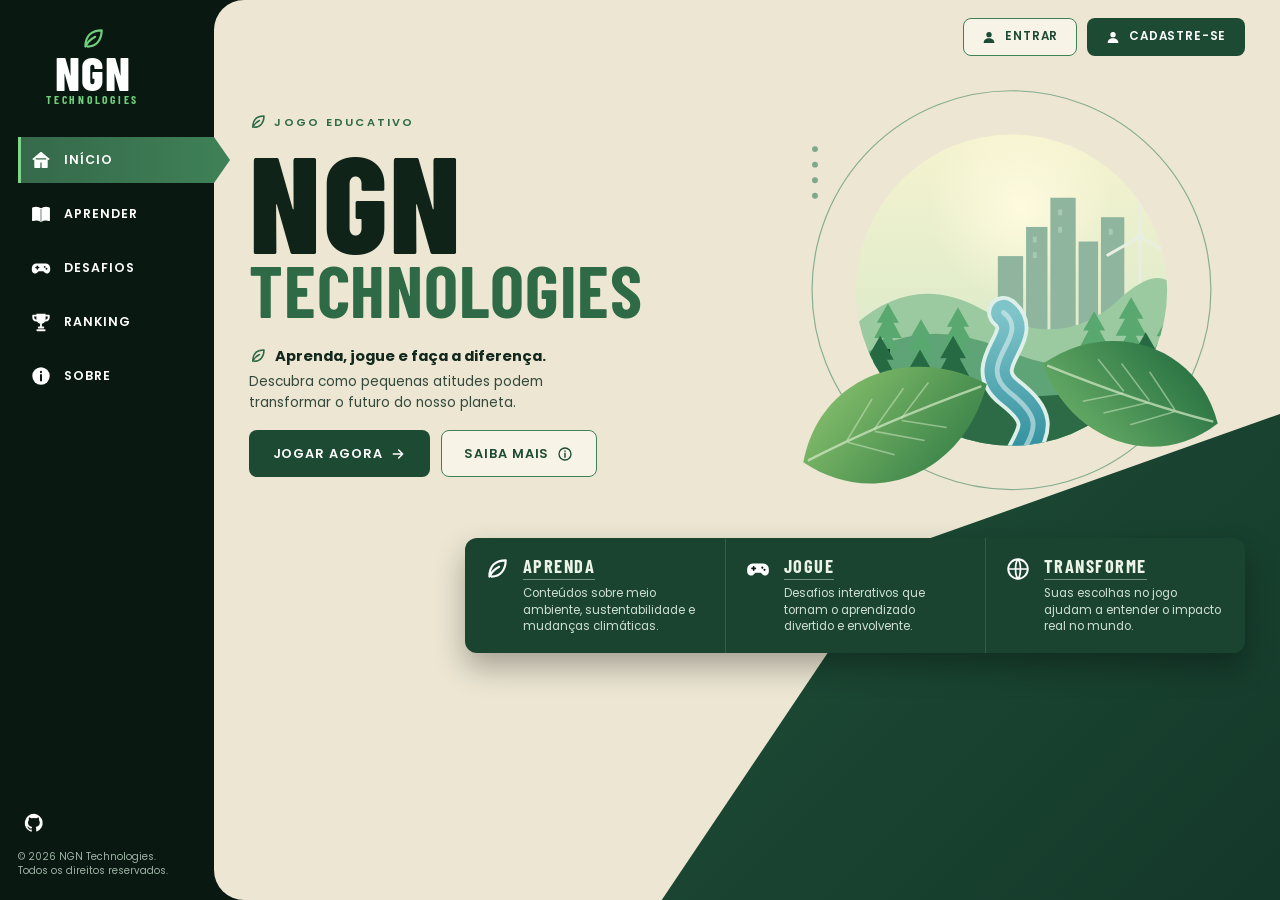
<file: index.html>
<!DOCTYPE html>
<html lang="pt-BR">
<head>
<meta charset="UTF-8">
<meta name="viewport" content="width=device-width, initial-scale=1.0">
<title>NGN Technologies</title>
<meta name="description" content="Jogo educativo de conscientização ambiental e prevenção de desastres naturais para jovens do RS.">
<meta name="theme-color" content="#0a1812">
<!-- Critério 4: favicon vazio evita o 404 vermelho de /favicon.ico no console -->
<link rel="icon" href="data:,">
<!-- O número depois de ?v= sobe a cada mudança, para o navegador não usar CSS/JS antigo em cache -->
<link rel="stylesheet" href="styles.css?v=6">
</head>
<body data-tela="tela-inicio">
<a class="pular" href="#conteudo">Ir para o conteúdo</a>

<!-- Ícones e ilustração reutilizados na página -->
<svg width="0" height="0" style="position:absolute" aria-hidden="true" focusable="false">
  <defs>
    <linearGradient id="g-ceu" x1="0" y1="0" x2="0" y2="1"><stop offset="0" stop-color="#f6f3cf"/><stop offset="1" stop-color="#cfe6c8"/></linearGradient>
    <radialGradient id="g-sol" cx=".5" cy=".5" r=".5"><stop offset="0" stop-color="#fffbe0" stop-opacity=".95"/><stop offset="1" stop-color="#fffbe0" stop-opacity="0"/></radialGradient>
    <linearGradient id="g-rio" x1="0" y1="0" x2="0" y2="1"><stop offset="0" stop-color="#7fc4c9"/><stop offset="1" stop-color="#2c8c9c"/></linearGradient>
    <linearGradient id="g-folha" x1="0" y1="0" x2="1" y2="1"><stop offset="0" stop-color="#8cc46e"/><stop offset="1" stop-color="#2f7a44"/></linearGradient>
    <linearGradient id="g-folha2" x1="1" y1="0" x2="0" y2="1"><stop offset="0" stop-color="#6fb36a"/><stop offset="1" stop-color="#1f6a3e"/></linearGradient>
    <clipPath id="c-disco"><circle cx="240" cy="215" r="160"/></clipPath>
    <symbol id="pino" viewBox="0 0 24 40"><path d="M12 0l8 14h-4l6 11H15l5 9H4l5-9H2l6-11H4z" fill="currentColor"/><rect x="10.5" y="33" width="3" height="7" fill="#26402c"/></symbol>
  </defs>

  <!-- Ilustração redonda (folhas, cidade, rio, turbina eólica) -->
  <symbol id="arte" viewBox="0 0 480 440">
    <circle cx="240" cy="215" r="205" fill="none" stroke="#86ad8f" stroke-width="1.2"/>
    <g fill="#7fa88a"><circle cx="38" cy="70" r="3"/><circle cx="38" cy="86" r="3"/><circle cx="38" cy="102" r="3"/><circle cx="38" cy="118" r="3"/></g>
    <circle cx="240" cy="215" r="160" fill="url(#g-ceu)"/>
    <g clip-path="url(#c-disco)">
      <circle cx="250" cy="130" r="95" fill="url(#g-sol)"/>
      <!-- cidade ao fundo -->
      <g fill="#8fb59f"><rect x="255" y="150" width="22" height="110"/><rect x="280" y="120" width="26" height="140"/><rect x="309" y="165" width="20" height="95"/><rect x="332" y="140" width="24" height="120"/><rect x="226" y="180" width="26" height="80"/></g>
      <g fill="#a9c9b3"><rect x="262" y="160" width="4" height="6"/><rect x="262" y="176" width="4" height="6"/><rect x="288" y="132" width="4" height="6"/><rect x="288" y="150" width="4" height="6"/><rect x="340" y="152" width="4" height="6"/></g>
      <!-- turbina eólica -->
      <g stroke="#e9efe0" stroke-width="3" stroke-linecap="round"><path d="M372 250V160"/><path d="M372 160l0-38M372 160l33 19M372 160l-33 19"/></g>
      <circle cx="372" cy="160" r="4" fill="#e9efe0"/>
      <!-- colinas -->
      <path d="M60 270Q130 190 210 235T350 225T420 250V380H60Z" fill="#9ccaa0"/>
      <path d="M60 300Q140 235 230 275T400 270V380H60Z" fill="#5fa476"/>
      <!-- floresta -->
      <path d="M60 322Q130 288 200 312T330 312T420 322V380H60Z" fill="#2c6b46"/>
      <g color="#58a870"><use href="#pino" x="96" y="228" width="34" height="58"/><use href="#pino" x="132" y="244" width="30" height="52"/><use href="#pino" x="168" y="232" width="34" height="58"/><use href="#pino" x="308" y="236" width="34" height="58"/><use href="#pino" x="344" y="222" width="38" height="64"/><use href="#pino" x="384" y="244" width="30" height="52"/></g>
      <g color="#256a43"><use href="#pino" x="84" y="262" width="42" height="70"/><use href="#pino" x="128" y="276" width="36" height="60"/><use href="#pino" x="160" y="262" width="40" height="66"/><use href="#pino" x="318" y="268" width="40" height="66"/><use href="#pino" x="356" y="258" width="44" height="74"/><use href="#pino" x="396" y="276" width="34" height="58"/></g>
      <!-- rio -->
      <path d="M232 238C262 262 200 290 238 320S262 360 246 392" fill="none" stroke="#dcefe8" stroke-width="34" stroke-linecap="round"/>
      <path d="M232 238C262 262 200 290 238 320S262 360 246 392" fill="none" stroke="url(#g-rio)" stroke-width="26" stroke-linecap="round"/>
      <path d="M232 238C262 262 200 290 238 320S262 360 246 392" fill="none" stroke="#e6f5f2" stroke-opacity=".55" stroke-width="5" stroke-linecap="round"/>
    </g>
    <!-- folhas grandes na frente -->
    <g transform="translate(26 392) rotate(-22)">
      <path d="M0 0C50-78 150-70 205-4C150 72 50 74 0 0Z" fill="url(#g-folha)"/>
      <path d="M6 0C70-6 140-6 198-4" fill="none" stroke="#d6ecc8" stroke-width="2.5" stroke-linecap="round" stroke-opacity=".7"/>
      <path d="M50-4l40-30M80-4l44-28M110-4l40-24M50-2l40 30M80-2l44 28M110-2l40 24" stroke="#d6ecc8" stroke-width="1.6" stroke-opacity=".5" fill="none"/>
    </g>
    <g transform="translate(452 352) rotate(-160)">
      <path d="M0 0C46-72 140-66 190-4C140 66 46 68 0 0Z" fill="url(#g-folha2)"/>
      <path d="M6 0C66-6 130-6 184-4" fill="none" stroke="#d6ecc8" stroke-width="2.5" stroke-linecap="round" stroke-opacity=".7"/>
      <path d="M46-4l38-28M74-4l40-26M102-4l36-22M46-2l38 28M74-2l40 26M102-2l36 22" stroke="#d6ecc8" stroke-width="1.6" stroke-opacity=".5" fill="none"/>
    </g>
  </symbol>

  <!-- Ícones -->
  <symbol id="i-folha" viewBox="0 0 24 24"><path d="M5 19C5 9 11 4 20 4c0 9-5 15-13 15M5 19c2-4 5-7 9-9" fill="none" stroke="currentColor" stroke-width="2" stroke-linecap="round" stroke-linejoin="round"/></symbol>
  <symbol id="i-casa" viewBox="0 0 24 24"><path d="M3 11.5L12 4l9 7.5M5.5 10v10h5v-6h3v6h5V10" fill="currentColor" stroke="currentColor" stroke-width="1.6" stroke-linejoin="round"/></symbol>
  <symbol id="i-livro" viewBox="0 0 24 24"><path d="M3 5.5C5.5 4.5 9 4.5 12 6.5c3-2 6.500-2 9-1V19c-2.500-1-6-1-9 1-3-2-6.500-2-9-1z" fill="currentColor" stroke="currentColor" stroke-width="1.4" stroke-linejoin="round"/><path d="M12 6.500V20" stroke="#0a1812" stroke-width="1.2" opacity=".5"/></symbol>
  <symbol id="i-controle" viewBox="0 0 24 24"><path d="M7 7h10a5 5 0 015 5v2.500a3.500 3.500 0 01-6 2.400L14.500 15.500h-5L8 17a3.500 3.500 0 01-6-2.500V12a5 5 0 015-5z" fill="currentColor"/><path d="M8 10v3M6.500 11.500h3" stroke="#0a1812" stroke-width="1.600" stroke-linecap="round"/><circle cx="16" cy="10.800" r="1" fill="#0a1812"/><circle cx="18" cy="12.800" r="1" fill="#0a1812"/></symbol>
  <symbol id="i-trofeu" viewBox="0 0 24 24"><path d="M7 3h10v6a5 5 0 01-10 0z" fill="currentColor"/><path d="M7 5H3.500v1.500A4 4 0 007.200 10.500M17 5h3.500v1.500a4 4 0 01-3.700 4M12 14v4M8 21h8M9.500 18h5" fill="none" stroke="currentColor" stroke-width="2" stroke-linecap="round" stroke-linejoin="round"/></symbol>
  <symbol id="i-info" viewBox="0 0 24 24"><circle cx="12" cy="12" r="9.500" fill="currentColor"/><path d="M12 11v6M12 7.500v.5" stroke="#0a1812" stroke-width="2.200" stroke-linecap="round"/></symbol>
  <symbol id="i-info-o" viewBox="0 0 24 24"><circle cx="12" cy="12" r="9" fill="none" stroke="currentColor" stroke-width="2"/><path d="M12 11v6M12 7.500v.5" stroke="currentColor" stroke-width="2.200" stroke-linecap="round"/></symbol>
  <symbol id="i-globo" viewBox="0 0 24 24"><circle cx="12" cy="12" r="9" fill="none" stroke="currentColor" stroke-width="1.800"/><path d="M3 12h18M12 3c3 3 3 15 0 18M12 3c-3 3-3 15 0 18" fill="none" stroke="currentColor" stroke-width="1.600"/></symbol>
  <symbol id="i-nuvem" viewBox="0 0 24 24"><path d="M7 15a4 4 0 010-8 5 5 0 019.500 1A3.500 3.500 0 0117 15z" fill="currentColor"/><path d="M12.500 14l-2 3.500h3l-2 3.500" fill="none" stroke="currentColor" stroke-width="1.800" stroke-linecap="round" stroke-linejoin="round"/></symbol>
  <symbol id="i-broto" viewBox="0 0 24 24"><path d="M12 21v-9M12 12c0-4-3-6-7-6 0 4 3 6 7 6zM12 14c0-3.500 2.500-5.500 7-5.500 0 3.500-3 5.500-7 5.500z" fill="none" stroke="currentColor" stroke-width="1.900" stroke-linecap="round" stroke-linejoin="round"/></symbol>
  <symbol id="i-mapa" viewBox="0 0 24 24"><path d="M12 21s-6.500-6-6.500-11a6.500 6.500 0 0113 0c0 5-6.500 11-6.500 11z" fill="none" stroke="currentColor" stroke-width="1.900" stroke-linejoin="round"/><circle cx="12" cy="10" r="2.400" fill="currentColor"/></symbol>
  <symbol id="i-gota" viewBox="0 0 24 24"><path d="M12 3c4 5 6 8 6 11a6 6 0 01-12 0c0-3 2-6 6-11z" fill="currentColor"/></symbol>
  <symbol id="i-escudo" viewBox="0 0 24 24"><path d="M12 3l8 3v6c0 5-3.500 8-8 9-4.500-1-8-4-8-9V6z" fill="currentColor"/><path d="M8.500 12l2.500 2.500 4.500-5" fill="none" stroke="#fff" stroke-width="1.800" stroke-linecap="round" stroke-linejoin="round"/></symbol>
  <symbol id="i-capelo" viewBox="0 0 24 24"><path d="M12 4L2 9l10 5 10-5z" fill="currentColor"/><path d="M6 12v4.500c0 1.500 2.700 3 6 3s6-1.500 6-3V12" fill="none" stroke="currentColor" stroke-width="1.800"/></symbol>
  <symbol id="i-pessoas" viewBox="0 0 24 24"><circle cx="8" cy="8" r="3.200" fill="currentColor"/><circle cx="17" cy="9" r="2.600" fill="currentColor"/><path d="M2 20c0-3.800 2.700-6 6-6s6 2.200 6 6zM14.500 20c.2-2.600 1.800-4.500 4.500-4.500 2 0 3.200 1 3.500 4.500z" fill="currentColor"/></symbol>
  <symbol id="i-usuario" viewBox="0 0 24 24"><circle cx="12" cy="8.500" r="4" fill="currentColor"/><path d="M4 21c0-4.500 3.500-7 8-7s8 2.500 8 7z" fill="currentColor"/></symbol>
  <symbol id="i-seta" viewBox="0 0 24 24"><path d="M5 12h14M13 6l6 6-6 6" fill="none" stroke="currentColor" stroke-width="2.200" stroke-linecap="round" stroke-linejoin="round"/></symbol>
  <symbol id="i-sair" viewBox="0 0 24 24"><path d="M10 4H5v16h5M15 8l4 4-4 4M19 12H9" fill="none" stroke="currentColor" stroke-width="2" stroke-linecap="round" stroke-linejoin="round"/></symbol>
  <symbol id="i-github" viewBox="0 0 24 24"><path d="M12 2a10 10 0 00-3.200 19.500c.5.100.7-.2.7-.5v-1.800c-2.800.6-3.400-1.200-3.400-1.200-.5-1.200-1.100-1.500-1.100-1.500-.9-.6.100-.6.100-.6 1 .1 1.500 1 1.500 1 .9 1.500 2.400 1.100 2.900.8.100-.7.400-1.100.6-1.400-2.200-.3-4.600-1.100-4.600-5 0-1.100.4-2 1-2.700-.1-.3-.4-1.300.1-2.700 0 0 .8-.3 2.800 1a9.600 9.600 0 015 0c1.900-1.300 2.800-1 2.800-1 .5 1.400.2 2.400.1 2.700.6.700 1 1.600 1 2.700 0 3.900-2.400 4.700-4.600 5 .4.300.7.900.7 1.800v2.700c0 .3.200.6.700.5A10 10 0 0012 2z" fill="currentColor"/></symbol>
</svg>

<div class="app">

  <!-- MENU LATERAL (vira barra inferior no celular) -->
  <aside class="lateral">
    <p class="logo">
      <svg class="logo-folha" aria-hidden="true"><use href="#i-folha"/></svg>
      <span class="logo-ngn">NGN</span>
      <small>TECHNOLOGIES</small>
    </p>
    <nav aria-label="Navegação principal">
      <button type="button" class="nav-btn" data-target="tela-inicio"><svg aria-hidden="true"><use href="#i-casa"/></svg><span>Início</span></button>
      <button type="button" class="nav-btn" data-target="tela-aprender"><svg aria-hidden="true"><use href="#i-livro"/></svg><span>Aprender</span></button>
      <button type="button" class="nav-btn" data-target="tela-jogo"><svg aria-hidden="true"><use href="#i-controle"/></svg><span>Desafios</span></button>
      <button type="button" class="nav-btn" data-target="tela-ranking"><svg aria-hidden="true"><use href="#i-trofeu"/></svg><span>Ranking</span></button>
      <button type="button" class="nav-btn" data-target="tela-sobre"><svg aria-hidden="true"><use href="#i-info"/></svg><span>Sobre</span></button>
    </nav>
    <div class="lateral-rodape">
      <a class="social" href="https://github.com/CAVMFERWI/tcc" target="_blank" rel="noopener noreferrer" aria-label="Código do projeto no GitHub (abre em nova aba)"><svg aria-hidden="true"><use href="#i-github"/></svg></a>
      <p>&copy; 2026 NGN Technologies.<br>Todos os direitos reservados.</p>
    </div>
  </aside>

  <div class="coluna">
    <!-- formas diagonais decorativas (aparecem em Início e Sobre) -->
    <div class="formas" aria-hidden="true"><span class="forma-preta"></span><span class="forma-verde"></span></div>

    <header class="topo">
      <p class="logo logo-mobile" aria-hidden="true">
        <svg class="logo-folha"><use href="#i-folha"/></svg>
        <span class="logo-ngn">NGN</span>
      </p>
      <div class="topo-acoes">
        <!-- Visitante -->
        <div id="auth-visitante" class="grupo">
          <button type="button" class="btn btn-claro" id="abrir-entrar"><svg aria-hidden="true"><use href="#i-usuario"/></svg>Entrar</button>
          <button type="button" class="btn btn-escuro" id="abrir-cadastro"><svg aria-hidden="true"><use href="#i-usuario"/></svg>Cadastre-se</button>
        </div>
        <!-- Jogador logado -->
        <div id="auth-logado" class="grupo oculta">
          <p class="chip" aria-live="polite"><svg aria-hidden="true"><use href="#i-usuario"/></svg><span id="chip-nome">-</span><b id="chip-pontos">0</b><span class="pts">pts</span></p>
          <button type="button" class="btn btn-escuro" id="btn-sair"><svg aria-hidden="true"><use href="#i-sair"/></svg>Sair</button>
        </div>
      </div>
    </header>

    <main id="conteudo" tabindex="-1">

      <!-- ===== INÍCIO ===== -->
      <section id="tela-inicio" class="tela" aria-labelledby="t-inicio">
        <div class="hero">
          <div class="hero-texto">
            <p class="selo"><svg aria-hidden="true"><use href="#i-folha"/></svg>Jogo educativo</p>
            <h1 id="t-inicio" tabindex="-1"><span class="h1-ngn">NGN</span><span class="h1-tech">Technologies</span></h1>
            <p class="tagline"><svg aria-hidden="true"><use href="#i-folha"/></svg>Aprenda, jogue e faça a diferença.</p>
            <p class="hero-p">Descubra como pequenas atitudes podem transformar o futuro do nosso planeta.</p>
            <div class="hero-botoes">
              <button type="button" class="btn btn-escuro btn-grande" data-ir="tela-jogo">Jogar agora<svg aria-hidden="true"><use href="#i-seta"/></svg></button>
              <button type="button" class="btn btn-claro btn-grande" data-ir="tela-sobre">Saiba mais<svg aria-hidden="true"><use href="#i-info-o"/></svg></button>
            </div>
          </div>
          <div class="hero-arte">
            <svg viewBox="0 0 480 440" role="img" aria-label="Ilustração de um círculo com cidade, floresta, rio e turbina eólica entre duas grandes folhas"><use href="#arte"/></svg>
          </div>
        </div>

        <ul class="tres">
          <li><svg aria-hidden="true"><use href="#i-folha"/></svg><div><h2>Aprenda</h2><p>Conteúdos sobre meio ambiente, sustentabilidade e mudanças climáticas.</p></div></li>
          <li><svg aria-hidden="true"><use href="#i-controle"/></svg><div><h2>Jogue</h2><p>Desafios interativos que tornam o aprendizado divertido e envolvente.</p></div></li>
          <li><svg aria-hidden="true"><use href="#i-globo"/></svg><div><h2>Transforme</h2><p>Suas escolhas no jogo ajudam a entender o impacto real no mundo.</p></div></li>
        </ul>
      </section>

      <!-- ===== APRENDER ===== -->
      <section id="tela-aprender" class="tela oculta" aria-labelledby="t-aprender">
        <header class="cab-pagina">
          <div class="cab-texto">
            <p class="selo"><svg aria-hidden="true"><use href="#i-livro"/></svg>Aprender</p>
            <h1 id="t-aprender" class="titulo-grande" tabindex="-1">Aprender</h1>
            <p class="sub">Explore conteúdos sobre mudanças climáticas, sustentabilidade, desastres naturais e prevenção de riscos.</p>
          </div>
          <div class="cab-arte" aria-hidden="true"><svg viewBox="0 0 480 440"><use href="#arte"/></svg></div>
        </header>

        <ul class="modulos">
          <li class="modulo" data-id="clima">
            <span class="modulo-icone"><svg aria-hidden="true"><use href="#i-globo"/></svg></span>
            <h2>Mudanças climáticas</h2>
            <p>Entenda causas, efeitos e impactos no planeta.</p>
            <span class="selo-ok oculta">Concluído</span>
            <button type="button" class="btn btn-mini" data-modulo="clima">Ver módulo<svg aria-hidden="true"><use href="#i-seta"/></svg></button>
          </li>
          <li class="modulo" data-id="desastres">
            <span class="modulo-icone"><svg aria-hidden="true"><use href="#i-nuvem"/></svg></span>
            <h2>Desastres naturais</h2>
            <p>Aprenda sobre enchentes, secas, deslizamentos e prevenção.</p>
            <span class="selo-ok oculta">Concluído</span>
            <button type="button" class="btn btn-mini" data-modulo="desastres">Ver módulo<svg aria-hidden="true"><use href="#i-seta"/></svg></button>
          </li>
          <li class="modulo" data-id="sustentabilidade">
            <span class="modulo-icone"><svg aria-hidden="true"><use href="#i-broto"/></svg></span>
            <h2>Sustentabilidade</h2>
            <p>Descubra práticas sustentáveis para o dia a dia.</p>
            <span class="selo-ok oculta">Concluído</span>
            <button type="button" class="btn btn-mini" data-modulo="sustentabilidade">Ver módulo<svg aria-hidden="true"><use href="#i-seta"/></svg></button>
          </li>
          <li class="modulo" data-id="biomas">
            <span class="modulo-icone"><svg aria-hidden="true"><use href="#i-mapa"/></svg></span>
            <h2>Biomas do RS</h2>
            <p>Conheça o Pampa, a Mata Atlântica e sua importância.</p>
            <span class="selo-ok oculta">Concluído</span>
            <button type="button" class="btn btn-mini" data-modulo="biomas">Ver módulo<svg aria-hidden="true"><use href="#i-seta"/></svg></button>
          </li>
        </ul>

        <div class="aprender-linha">
          <div class="cartao-claro destaques">
            <h2 class="rotulo"><svg aria-hidden="true"><use href="#i-folha"/></svg>Destaques</h2>
            <ul>
              <li><button type="button" data-modulo="sustentabilidade"><span class="modulo-icone pequeno"><svg aria-hidden="true"><use href="#i-broto"/></svg></span><span><b>Ações sustentáveis</b><small>Pequenas atitudes que fazem grande diferença no planeta.</small></span></button></li>
              <li><button type="button" data-modulo="desastres"><span class="modulo-icone pequeno"><svg aria-hidden="true"><use href="#i-gota"/></svg></span><span><b>Como agir em enchentes</b><small>Dicas de prevenção e segurança para proteger vidas.</small></span></button></li>
              <li><button type="button" data-modulo="biomas"><span class="modulo-icone pequeno"><svg aria-hidden="true"><use href="#i-mapa"/></svg></span><span><b>Impacto ambiental no RS</b><small>Entenda os principais desafios ambientais do nosso estado.</small></span></button></li>
            </ul>
          </div>

          <div class="cartao-escuro progresso">
            <h2 class="rotulo"><svg aria-hidden="true"><use href="#i-folha"/></svg>Seu progresso</h2>
            <div class="progresso-corpo">
              <svg class="anel" viewBox="0 0 72 72" role="img" aria-labelledby="anel-txt">
                <title id="anel-txt">Módulos concluídos</title>
                <circle cx="36" cy="36" r="30" fill="none" stroke="#2c5a43" stroke-width="7"/>
                <circle id="anel-valor" cx="36" cy="36" r="30" fill="none" stroke="#7fd68a" stroke-width="7" stroke-linecap="round" stroke-dasharray="188.5" stroke-dashoffset="188.5" transform="rotate(-90 36 36)"/>
                <text id="anel-num" x="36" y="42" text-anchor="middle">0/4</text>
              </svg>
              <div>
                <p class="mini-label">Módulos concluídos</p>
                <div class="barra" aria-hidden="true"><span id="barra-modulos"></span></div>
                <p id="progresso-nota" class="mini-nota">Entre para salvar seu progresso.</p>
              </div>
            </div>
          </div>
        </div>
      </section>

      <!-- ===== DESAFIOS (JOGO) ===== -->
      <section id="tela-jogo" class="tela oculta" aria-labelledby="t-jogo">
        <header class="cab-pagina cab-simples">
          <div class="cab-texto">
            <p class="selo"><svg aria-hidden="true"><use href="#i-controle"/></svg>Missão 1</p>
            <h1 id="t-jogo" class="titulo-grande" tabindex="-1">Desafios</h1>
            <p class="sub">Cidade Resiliente: prepare a cidade antes da tempestade, escolhendo bem onde gastar a verba.</p>
          </div>
        </header>

        <!-- Para quem ainda não entrou -->
        <div id="jogo-bloqueado" class="aviso-login">
          <svg aria-hidden="true"><use href="#i-escudo"/></svg>
          <div>
            <h2>Entre para jogar</h2>
            <p>Sua pontuação fica salva no seu perfil e aparece no Ranking. Leva menos de um minuto.</p>
            <div class="grupo">
              <button type="button" class="btn btn-escuro" data-abrir="dlg-cadastro">Cadastre-se</button>
              <button type="button" class="btn btn-claro" data-abrir="dlg-entrar">Já tenho conta</button>
            </div>
          </div>
        </div>

        <!-- Para quem já entrou -->
        <div id="jogo-area" class="oculta">
          <div class="jogo-barra">
            <p class="jogo-info">Jogando como <strong id="jogador-nome">-</strong> &middot; Melhor pontuação: <strong id="jogador-pontos">0</strong></p>
            <button type="button" id="btn-tela-cheia" class="btn btn-mini">Tela cheia</button>
          </div>
          <!--
            Export HTML5 do Godot fica em godot/ (index.html/js/wasm/pck).
            O iframe isola o canvas e o teclado do Godot da página: os forms e
            botões daqui continuam com preventDefault() (critério 2).
            O src só é preenchido quando a tela do jogo abre.
          -->
          <div class="jogo-embed">
            <iframe id="jogo-frame" class="oculta" data-src="godot/index.html?v=20261115"
                    title="Jogo NGN Technologies: Missão 1, Cidade Resiliente"
                    aria-describedby="jogo-descricao" allow="autoplay; fullscreen"></iframe>
            <p id="jogo-placeholder">O jogo ainda não foi publicado nesta versão do site.</p>
          </div>
          <!-- Critério 5: texto alternativo do jogo para leitores de tela -->
          <p id="jogo-descricao" class="sr-only">Jogo educativo feito na Godot Engine em que o jogador prepara uma cidade para uma tempestade ao longo de cinco dias, escolhendo uma entre três ações por dia, cada uma com um custo. Use o mouse ou o toque dentro da área do jogo.</p>
          <p id="jogo-feedback" role="status" aria-live="polite"></p>
        </div>

        <ol class="como-jogar">
          <li><b>1</b><span>Ouça o Sérgio e veja o evento do dia.</span></li>
          <li><b>2</b><span>Escolha <em>uma</em> entre três ações. Cada uma tem um custo.</span></li>
          <li><b>3</b><span>Em 5 dias, a tempestade chega e testa a cidade.</span></li>
          <li><b>4</b><span>Sua melhor pontuação vai para o Ranking.</span></li>
        </ol>
      </section>

      <!-- ===== RANKING ===== -->
      <section id="tela-ranking" class="tela oculta" aria-labelledby="t-ranking">
        <header class="cab-pagina">
          <div class="cab-texto">
            <p class="selo"><svg aria-hidden="true"><use href="#i-trofeu"/></svg>Ranking</p>
            <h1 id="t-ranking" class="titulo-grande" tabindex="-1">Ranking</h1>
            <p class="sub">Veja os jogadores que mais estão fazendo a diferença! Quanto mais você aprende e joga, maior será seu impacto no planeta.</p>
          </div>
          <div class="cab-arte" aria-hidden="true"><svg viewBox="0 0 480 440"><use href="#arte"/></svg></div>
        </header>

        <div class="rank-grade">
          <div class="rank-tabela">
            <p class="aba"><svg aria-hidden="true"><use href="#i-globo"/></svg>Global</p>
            <div class="tabela-caixa">
              <table>
                <caption class="sr-only">Ranking de jogadores por pontuação, do maior para o menor</caption>
                <thead>
                  <tr><th scope="col">Posição</th><th scope="col">Jogador</th><th scope="col">Nível</th><th scope="col">Pontos</th><th scope="col">Conquistas</th></tr>
                </thead>
                <tbody id="ranking-corpo">
                  <tr><td colspan="5">Nenhum jogador cadastrado ainda.</td></tr>
                </tbody>
              </table>
            </div>
          </div>
          <aside class="rank-lado" id="rank-lado" aria-label="Sua posição"></aside>
        </div>
        <p class="nota" id="ranking-nota" aria-live="polite">Nível = 1 + 1 a cada 150 pontos; conquistas aos 1, 300 e 600 pontos.</p>
      </section>

      <!-- ===== SOBRE ===== -->
      <section id="tela-sobre" class="tela oculta" aria-labelledby="t-sobre">
        <div class="sobre-topo">
          <div class="sobre-texto">
            <h1 id="t-sobre" class="titulo-sobre" tabindex="-1">Tecnologia e educação para um futuro sustentável.</h1>
            <p>O NGN Technologies (Next Gen Nature) é um jogo educativo criado para conscientizar crianças e adolescentes sobre sustentabilidade, mudanças climáticas e prevenção de desastres naturais. Nosso objetivo é transformar o aprendizado em uma experiência mais interativa, divertida e significativa.</p>
          </div>
          <div class="sobre-arte" aria-hidden="true"><svg viewBox="0 0 480 440"><use href="#arte"/></svg></div>
        </div>

        <div class="sobre-duplo">
          <article class="cartao-claro">
            <h2 class="titulo-card"><svg aria-hidden="true"><use href="#i-folha"/></svg>O que é o NGN?</h2>
            <p>O NGN Technologies é um projeto desenvolvido por estudantes do Curso Técnico em Informática da Escola Técnica Estadual Monteiro Lobato. Seu objetivo é utilizar a gamificação para ensinar práticas sustentáveis e ampliar o conhecimento sobre questões ambientais.</p>
          </article>
          <article class="cartao-claro">
            <h2 class="titulo-card"><svg aria-hidden="true"><use href="#i-pessoas"/></svg>Público-alvo</h2>
            <p>O projeto é voltado principalmente para crianças e adolescentes do Rio Grande do Sul, buscando tornar o aprendizado mais acessível e envolvente.</p>
          </article>
        </div>

        <h2 class="rotulo rotulo-grande"><svg aria-hidden="true"><use href="#i-folha"/></svg>Objetivos do projeto</h2>
        <ul class="objetivos">
          <li><span class="obj-icone"><svg aria-hidden="true"><use href="#i-folha"/></svg></span><div><h3>Conscientizar</h3><p>Promover a educação ambiental e incentivar atitudes sustentáveis.</p></div></li>
          <li><span class="obj-icone"><svg aria-hidden="true"><use href="#i-controle"/></svg></span><div><h3>Aprender jogando</h3><p>Transformar conteúdos sobre meio ambiente em desafios interativos.</p></div></li>
          <li><span class="obj-icone"><svg aria-hidden="true"><use href="#i-escudo"/></svg></span><div><h3>Prevenir desastres</h3><p>Ensinar formas de prevenção e preparação para eventos climáticos extremos.</p></div></li>
          <li><span class="obj-icone"><svg aria-hidden="true"><use href="#i-capelo"/></svg></span><div><h3>Apoiar a educação</h3><p>Oferecer uma ferramenta complementar para escolas e comunidades.</p></div></li>
        </ul>

        <div class="banda">
          <div class="banda-visao">
            <span class="banda-icone"><svg aria-hidden="true"><use href="#i-broto"/></svg></span>
            <div>
              <h2>Nossa visão</h2>
              <p>Acreditamos que pequenas ações podem gerar grandes mudanças. Por isso, queremos unir tecnologia e educação para formar uma geração mais consciente e preparada para os desafios ambientais do futuro.</p>
            </div>
          </div>
          <div class="banda-dev">
            <svg aria-hidden="true"><use href="#i-pessoas"/></svg>
            <div>
              <h2>Desenvolvido por</h2>
              <p><b>Cássio Sousa Silva</b><br><b>Sérgio Luiz Della-Flora Magalhães</b></p>
              <p>Curso Técnico em Informática<br>Escola Técnica Estadual Monteiro Lobato &ndash; Taquara/RS</p>
            </div>
          </div>
        </div>
        <p class="nota">Seus dados (nome, e-mail, escola e pontos) ficam apenas no seu navegador e não são enviados a nenhum servidor.</p>
      </section>

    </main>

    <p class="rodape-mobile">&copy; 2026 NGN Technologies. Todos os direitos reservados.</p>
  </div>
</div>

<!-- MODAL: ENTRAR -->
<dialog id="dlg-entrar" class="modal" aria-labelledby="t-entrar">
  <form id="form-entrar" method="dialog" novalidate>
    <button type="button" class="fechar" data-fechar aria-label="Fechar">&times;</button>
    <h2 id="t-entrar">Bem-vindo de volta!</h2>
    <p class="mudo">Use o e-mail do seu cadastro.</p>
    <div class="campo">
      <label for="entrar-email">E-mail</label>
      <input type="email" id="entrar-email" name="email" required autocomplete="email">
    </div>
    <button type="submit" class="btn btn-verde btn-bloco">Entrar</button>
    <p id="entrar-feedback" class="feedback" role="status" aria-live="polite"></p>
    <p class="troca">Ainda não tem uma conta? <button type="button" class="link" data-abrir="dlg-cadastro">Cadastre-se</button></p>
  </form>
</dialog>

<!-- MODAL: CADASTRO -->
<dialog id="dlg-cadastro" class="modal" aria-labelledby="t-cadastro">
  <form id="form-cadastro" method="dialog" novalidate>
    <button type="button" class="fechar" data-fechar aria-label="Fechar">&times;</button>
    <h2 id="t-cadastro">Comece agora</h2>
    <p class="mudo">Crie seu perfil de jogador.</p>
    <div class="campo">
      <label for="nome">Nome</label>
      <input type="text" id="nome" name="nome" required minlength="2" autocomplete="name">
    </div>
    <div class="campo">
      <label for="email">E-mail</label>
      <input type="email" id="email" name="email" required autocomplete="email">
    </div>
    <div class="campo">
      <label for="escola">Escola <span class="mudo">(opcional)</span></label>
      <input type="text" id="escola" name="escola" autocomplete="organization">
    </div>
    <button type="submit" class="btn btn-verde btn-bloco">Criar conta e jogar</button>
    <p id="auth-feedback" class="feedback" role="status" aria-live="polite"></p>
    <p class="troca">Já tem uma conta? <button type="button" class="link" data-abrir="dlg-entrar">Entrar</button></p>
  </form>
</dialog>

<!-- MODAL: MÓDULO DE APRENDIZADO (preenchido pelo script.js) -->
<dialog id="dlg-modulo" class="modal modal-largo" aria-labelledby="modulo-titulo">
  <div class="modulo-conteudo">
    <button type="button" class="fechar" data-fechar aria-label="Fechar">&times;</button>
    <p class="selo"><svg aria-hidden="true"><use href="#i-livro"/></svg>Aprender</p>
    <h2 id="modulo-titulo">-</h2>
    <p id="modulo-resumo" class="mudo"></p>
    <div id="modulo-topicos" class="modulo-topicos"></div>
    <p id="modulo-feedback" class="feedback" role="status" aria-live="polite"></p>
    <div class="grupo">
      <button type="button" class="btn btn-verde" id="modulo-concluir">Marcar como concluído</button>
      <button type="button" class="btn btn-claro" data-fechar>Fechar</button>
    </div>
  </div>
</dialog>

<script src="script.js?v=7"></script>
<script type="module" src="ranking-online.js?v=1"></script>
</body>
</html>
</file>
<file: styles.css>
/* NGN Technologies — visual do protótipo: área bege-creme, menu lateral verde escuro,
   títulos condensados e formas diagonais. Fontes locais (pasta fonts/), sem internet. */

@font-face { font-family: "Barlow Condensed"; font-weight: 700; font-style: normal; font-display: swap; src: url("fonts/barlow-condensed-latin-700-normal.woff2") format("woff2"); }
@font-face { font-family: "Barlow Condensed"; font-weight: 800; font-style: normal; font-display: swap; src: url("fonts/barlow-condensed-latin-800-normal.woff2") format("woff2"); }
@font-face { font-family: "Poppins"; font-weight: 400; font-style: normal; font-display: swap; src: url("fonts/poppins-latin-400-normal.woff2") format("woff2"); }
@font-face { font-family: "Poppins"; font-weight: 500; font-style: normal; font-display: swap; src: url("fonts/poppins-latin-500-normal.woff2") format("woff2"); }
@font-face { font-family: "Poppins"; font-weight: 600; font-style: normal; font-display: swap; src: url("fonts/poppins-latin-600-normal.woff2") format("woff2"); }
@font-face { font-family: "Poppins"; font-weight: 700; font-style: normal; font-display: swap; src: url("fonts/poppins-latin-700-normal.woff2") format("woff2"); }

:root {
  --lateral-bg: #0a1812;
  --creme: #ece6d3;
  --creme-claro: #f7f3e6;
  --creme-borda: #d6cfb6;
  --verde-esc: #1d4a33;
  --verde-forte: #14382a;
  --verde: #2e8744;
  --verde-claro: #7fd68a;
  --verde-texto: #2d6a45;
  --txt: #12281d;
  --mudo: #4a5f52;
  --ouro: #e8b53a;
  --prata: #b9c0c4;
  --bronze: #c47a3d;
  --verm: #b3261e;
  --display: "Barlow Condensed", "Arial Narrow", Impact, sans-serif;
  --corpo: "Poppins", system-ui, -apple-system, "Segoe UI", Roboto, sans-serif;
  --lateral: 214px;
}

* { box-sizing: border-box; }
html { scroll-behavior: smooth; }

body {
  margin: 0;
  min-height: 100vh;
  font-family: var(--corpo);
  font-size: 15px;
  line-height: 1.55;
  color: var(--txt);
  background: var(--lateral-bg);
}

h1, h2, h3 { margin: 0 0 .4rem; line-height: 1.1; }
p { margin: 0 0 1rem; }
ul, ol { margin: 0; padding: 0; list-style: none; }
button { font-family: inherit; }
.mudo { color: var(--mudo); }
.oculta { display: none !important; }

.sr-only { position: absolute; width: 1px; height: 1px; overflow: hidden; clip: rect(0 0 0 0); white-space: nowrap; }

:focus-visible { outline: 3px solid #0b6e83; outline-offset: 2px; border-radius: 6px; }
.lateral :focus-visible, .cartao-escuro :focus-visible, .banda :focus-visible, .rank-lado :focus-visible { outline-color: #a6efb0; }
main:focus, h1:focus { outline: none; }

.pular { position: absolute; left: .5rem; top: -4rem; z-index: 100; background: var(--verde-esc); color: #fff; padding: .6rem 1rem; border-radius: 8px; font-weight: 600; }
.pular:focus { top: .5rem; }

/* ---------- Estrutura ---------- */
.app { display: grid; grid-template-columns: var(--lateral) minmax(0, 1fr); min-height: 100vh; }

.lateral {
  position: sticky; top: 0; z-index: 6; height: 100vh;
  display: flex; flex-direction: column;
  padding: 1.6rem 0 1.4rem 1.1rem;
  color: #fff; background: var(--lateral-bg);
}

.logo { display: flex; flex-direction: column; align-items: center; width: 150px; margin: 0 0 2rem; line-height: 1; }
.logo-folha { width: 26px; height: 26px; color: #6fcf7d; margin-bottom: -4px; }
.logo-ngn { font-family: var(--display); font-weight: 800; font-size: 3rem; letter-spacing: .02em; color: #fff; }
.logo small { font-family: var(--display); font-weight: 700; font-size: .72rem; letter-spacing: .24em; color: #6fcf7d; margin-top: -2px; }

nav { display: flex; flex-direction: column; gap: .5rem; }

.nav-btn {
  display: flex; align-items: center; gap: .75rem;
  width: calc(100% - 1.1rem + 1.1rem);
  padding: .75rem 1rem .75rem .8rem;
  background: transparent; border: none; border-radius: 8px;
  color: #fff; font-size: .78rem; font-weight: 600; letter-spacing: .08em; text-transform: uppercase; text-align: left;
  cursor: pointer;
  transition: background .15s;
}
.nav-btn svg { width: 22px; height: 22px; flex: none; }
.nav-btn:hover { background: rgba(255, 255, 255, .08); }
/* item ativo: botão verde em forma de seta, que avança sobre a área bege */
.nav-btn[aria-current="page"] {
  position: relative; z-index: 7;
  width: calc(100% + 16px);
  background: linear-gradient(90deg, #35694a, #3f8157);
  border-radius: 0;
  clip-path: polygon(0 0, calc(100% - 16px) 0, 100% 50%, calc(100% - 16px) 100%, 0 100%);
  box-shadow: inset 3px 0 0 #7fd68a;
}

.lateral-rodape { margin-top: auto; padding-right: 1rem; }
.lateral-rodape p { margin: .6rem 0 0; font-size: .62rem; line-height: 1.4; color: #9fb4a6; }
.social { display: inline-flex; width: 32px; height: 32px; align-items: center; justify-content: center; color: #fff; border-radius: 8px; }
.social:hover { background: rgba(255, 255, 255, .12); }
.social svg { width: 22px; height: 22px; }

.coluna {
  position: relative; z-index: 1; overflow: hidden;
  display: flex; flex-direction: column; min-width: 0; min-height: 100vh;
  background: var(--creme);
  border-radius: 30px 0 0 30px;
}

.formas { position: absolute; inset: 0; z-index: 0; pointer-events: none; opacity: 0; transition: opacity .3s; }
body[data-tela="tela-inicio"] .formas, body[data-tela="tela-sobre"] .formas { opacity: 1; }
.forma-verde {
  position: absolute; right: 0; bottom: 0; width: 58%; height: 54%;
  background: linear-gradient(135deg, #1f4f37, #14382a);
  clip-path: polygon(38% 28%, 100% 0, 100% 100%, 0 100%);
}
.forma-preta {
  position: absolute; right: -6vw; bottom: 17%; width: 36vw; height: 6vw; min-height: 56px;
  background: var(--lateral-bg); border-radius: 60px; transform: rotate(-32deg); transform-origin: right center;
}

.topo { position: relative; z-index: 3; display: flex; align-items: center; justify-content: space-between; gap: 1rem; padding: 1.1rem clamp(1rem, 3vw, 2.2rem) 0; }
.logo-mobile { display: none; }
.topo-acoes { margin-left: auto; min-width: 0; }
.grupo { display: flex; align-items: center; gap: .6rem; flex-wrap: wrap; }
.topo .grupo { flex-wrap: nowrap; }

main { position: relative; z-index: 2; flex: 1; width: 100%; max-width: 1160px; margin: 0 auto; padding: .6rem clamp(1rem, 3vw, 2.2rem) 3rem; }

.rodape-mobile { display: none; position: relative; z-index: 2; width: fit-content; max-width: calc(100% - 2rem); margin: 0 auto; padding: .35rem .8rem; text-align: center; font-size: .72rem; color: #34493c; background: rgba(236, 230, 211, .95); border-radius: 8px; }

/* ---------- Botões e campos ---------- */
.btn {
  display: inline-flex; align-items: center; justify-content: center; gap: .5rem;
  border: 1.5px solid transparent; border-radius: 8px;
  padding: .6rem 1.1rem;
  font-size: .74rem; font-weight: 600; letter-spacing: .07em; text-transform: uppercase; white-space: nowrap;
  cursor: pointer;
  transition: transform .12s, background .15s, border-color .15s, box-shadow .15s;
}
.btn svg { width: 16px; height: 16px; flex: none; }
.btn:active { transform: translateY(1px); }
.btn-escuro { background: var(--verde-esc); color: #fff; }
.btn-escuro:hover { background: var(--verde-forte); box-shadow: 0 6px 16px rgba(20, 56, 42, .3); }
.btn-claro { background: var(--creme-claro); color: var(--verde-esc); border-color: #3f8157; }
.btn-claro:hover { background: #fff; }
.btn-verde { background: var(--verde); color: #fff; }
.btn-verde:hover { background: #26733a; }
.btn-grande { padding: .85rem 1.4rem; font-size: .8rem; }
.btn-bloco { width: 100%; margin-top: .6rem; padding-block: .8rem; }
.btn-mini { padding: .35rem .8rem; font-size: .66rem; background: transparent; color: var(--verde-texto); border-color: #9bb8a2; }
.btn-mini:hover { background: #e3ecd6; border-color: var(--verde-texto); }

.campo { display: flex; flex-direction: column; gap: .3rem; margin-bottom: .95rem; }
.campo label { font-size: .82rem; font-weight: 600; }
.campo input {
  width: 100%; padding: .7rem .85rem;
  background: var(--creme-claro); color: var(--txt);
  border: 1.5px solid var(--creme-borda); border-radius: 8px;
  font: inherit;
}
.campo input:focus { outline: none; border-color: var(--verde); box-shadow: 0 0 0 3px rgba(46, 135, 68, .25); }

.link { background: none; border: none; padding: 0; color: #1a56a8; font: inherit; font-weight: 600; text-decoration: underline; cursor: pointer; }

.feedback, [role="status"] { min-height: 1.3em; margin: .5rem 0 0; font-size: .88rem; }
.feedback.erro { color: var(--verm); }
.feedback.ok { color: var(--verde-texto); }

.chip {
  display: inline-flex; align-items: center; gap: .45rem; margin: 0; padding: .4rem .85rem;
  background: var(--creme-claro); border: 1.5px solid #9bb8a2; border-radius: 999px;
  font-size: .82rem; min-width: 0;
}
.chip svg { width: 16px; height: 16px; color: var(--verde-esc); flex: none; }
.chip b { color: var(--verde-texto); }
#chip-nome { max-width: 14ch; overflow: hidden; text-overflow: ellipsis; white-space: nowrap; }

/* ---------- Elementos comuns ---------- */
.tela { animation: entrada .35s ease both; }
@keyframes entrada { from { opacity: 0; transform: translateY(8px); } to { opacity: 1; transform: none; } }

.selo { display: inline-flex; align-items: center; gap: .45rem; margin: 0 0 .7rem; font-size: .7rem; font-weight: 600; letter-spacing: .2em; text-transform: uppercase; color: var(--verde-texto); }
.selo svg { width: 18px; height: 18px; }

.titulo-grande { font-family: var(--display); font-weight: 800; font-size: clamp(3.6rem, 9vw, 6.8rem); line-height: .88; text-transform: uppercase; color: #0f2318; letter-spacing: .005em; margin-bottom: .8rem; }
.sub { max-width: 54ch; margin: 0; font-size: .9rem; color: #34493c; }

.cab-pagina { display: grid; grid-template-columns: minmax(0, 1fr) auto; align-items: center; gap: 1.5rem; margin-bottom: 1.6rem; }
.cab-simples { grid-template-columns: 1fr; }
.cab-arte { width: clamp(180px, 24vw, 290px); }
.cab-arte svg, .hero-arte svg, .sobre-arte svg { display: block; width: 100%; height: auto; }

.cartao-claro { padding: 1.2rem 1.3rem; background: var(--creme-claro); border: 1px solid var(--creme-borda); border-radius: 14px; }
.cartao-claro p { margin: 0; font-size: .85rem; color: #34493c; }
.cartao-escuro { padding: 1.2rem 1.3rem; color: #eaf3e6; background: linear-gradient(135deg, #1f4f37, #14382a); border-radius: 14px; }

.rotulo { display: flex; align-items: center; gap: .5rem; margin: 0 0 .9rem; font-size: .72rem; font-weight: 700; letter-spacing: .18em; text-transform: uppercase; color: var(--verde-texto); }
.rotulo svg { width: 18px; height: 18px; }
.cartao-escuro .rotulo { color: #8fe09a; }
.rotulo-grande { margin: 2rem 0 .9rem; }

.nota { display: inline-block; margin: 1.3rem 0 0; padding: .35rem .8rem; font-size: .75rem; color: #34493c; background: rgba(236, 230, 211, .95); border-radius: 8px; }

/* ---------- Início ---------- */
.hero { display: grid; grid-template-columns: minmax(0, 1.05fr) minmax(0, 1fr); gap: clamp(1rem, 3vw, 2.5rem); align-items: center; padding-top: 1rem; }
h1 .h1-ngn { display: block; font-family: var(--display); font-weight: 800; font-size: clamp(5rem, 11vw, 8.6rem); line-height: .82; color: #0f2318; letter-spacing: .01em; }
h1 .h1-tech { display: block; font-family: var(--display); font-weight: 700; font-size: clamp(2.6rem, 5.8vw, 4.5rem); line-height: .95; text-transform: uppercase; color: var(--verde-texto); letter-spacing: .01em; }
.tagline { display: flex; align-items: center; gap: .5rem; margin: 1.3rem 0 .2rem; font-size: .92rem; font-weight: 700; }
.tagline svg { width: 18px; height: 18px; color: var(--verde-texto); }
.hero-p { max-width: 38ch; font-size: .85rem; color: #34493c; }
.hero-botoes { display: flex; flex-wrap: wrap; gap: .7rem; margin-top: 1.1rem; }
.hero-arte { width: min(100%, 470px); justify-self: end; }

.tres {
  position: relative; display: grid; grid-template-columns: repeat(3, minmax(0, 1fr)); gap: 0;
  width: min(100%, 780px); margin: 1.8rem 0 0 auto;
  background: #1a4430; color: #eaf3e6; border-radius: 12px; overflow: hidden;
  box-shadow: 0 14px 30px rgba(0, 0, 0, .3);
}
.tres li { display: flex; gap: .8rem; align-items: flex-start; padding: 1.1rem 1.2rem; }
.tres li + li { border-left: 1px solid rgba(255, 255, 255, .12); }
.tres svg { width: 26px; height: 26px; flex: none; color: #fff; }
.tres h2 { display: inline-block; margin: 0 0 .3rem; padding-bottom: .2rem; font-family: var(--display); font-weight: 700; font-size: 1.15rem; letter-spacing: .08em; text-transform: uppercase; border-bottom: 1px solid rgba(255, 255, 255, .4); }
.tres p { margin: 0; font-size: .72rem; line-height: 1.45; color: #cfe0d3; }

/* ---------- Aprender ---------- */
.modulos { display: grid; grid-template-columns: repeat(4, minmax(0, 1fr)); gap: .9rem; }
.modulo {
  position: relative; display: flex; flex-direction: column; align-items: center; text-align: center; gap: .45rem;
  padding: 1.1rem .9rem; background: var(--creme-claro); border: 1px solid var(--creme-borda); border-radius: 14px;
  transition: transform .15s, box-shadow .15s;
}
.modulo:hover { transform: translateY(-3px); box-shadow: 0 12px 24px rgba(20, 56, 42, .15); }
.modulo h2 { margin: 0; font-size: .95rem; font-weight: 700; }
.modulo p { flex: 1; margin: 0; font-size: .78rem; color: #34493c; }
.modulo-icone { display: grid; place-items: center; width: 48px; height: 48px; flex: none; border-radius: 50%; background: #dfe9c8; color: var(--verde-esc); }
.modulo-icone svg { width: 26px; height: 26px; }
.modulo-icone.pequeno { width: 40px; height: 40px; }
.modulo-icone.pequeno svg { width: 22px; height: 22px; }
.selo-ok { position: absolute; top: .6rem; right: .6rem; padding: .1rem .5rem; border-radius: 999px; background: var(--verde); color: #fff; font-size: .6rem; font-weight: 700; letter-spacing: .06em; text-transform: uppercase; }

.aprender-linha { display: grid; grid-template-columns: minmax(0, 1.6fr) minmax(0, 1fr); gap: .9rem; margin-top: .9rem; }
.destaques ul { display: grid; grid-template-columns: repeat(3, minmax(0, 1fr)); gap: .8rem; }
.destaques button { display: flex; align-items: flex-start; gap: .7rem; width: 100%; height: 100%; padding: .4rem; text-align: left; background: transparent; border: none; border-radius: 10px; color: inherit; cursor: pointer; }
.destaques button:hover { background: #ece6d3; }
.destaques b { display: block; font-size: .8rem; line-height: 1.25; margin-bottom: .2rem; }
.destaques small { display: block; font-size: .7rem; line-height: 1.4; color: var(--mudo); }

.progresso-corpo { display: flex; align-items: center; gap: 1rem; }
.anel { width: 86px; height: 86px; flex: none; }
.anel text { font-family: var(--display); font-weight: 800; font-size: 22px; fill: #fff; }
.anel circle { transition: stroke-dashoffset .6s ease; }
.progresso-corpo > div { min-width: 0; flex: 1; }
.mini-label { margin: 0 0 .4rem; font-size: .75rem; color: #cfe0d3; }
.barra { height: 7px; border-radius: 99px; background: #2c5a43; overflow: hidden; }
.barra span { display: block; height: 100%; width: 0; border-radius: 99px; background: var(--verde-claro); transition: width .6s ease; }
.mini-nota { margin: .6rem 0 0; font-size: .7rem; color: #b7ccbc; }

/* ---------- Desafios ---------- */
.aviso-login { display: flex; align-items: flex-start; gap: 1.2rem; padding: 1.6rem; background: var(--creme-claro); border: 2px dashed #7aa585; border-radius: 14px; }
.aviso-login > svg { flex: none; width: 52px; height: 52px; color: var(--verde-esc); }
.aviso-login h2 { font-family: var(--display); font-size: 1.9rem; font-weight: 800; text-transform: uppercase; }
.aviso-login p { color: #34493c; }

.jogo-barra { display: flex; align-items: center; justify-content: space-between; gap: .8rem; margin-bottom: .8rem; }
.jogo-info { margin: 0; font-size: .85rem; color: #34493c; overflow-wrap: anywhere; }
.jogo-info strong { color: var(--txt); }

/* Critério 5: o jogo encolhe com a tela, mantendo a proporção 16:9 */
.jogo-embed {
  position: relative; width: 100%; aspect-ratio: 16 / 9;
  background: #050a08; border: 3px solid var(--verde-esc); border-radius: 18px; overflow: hidden;
  box-shadow: 0 20px 50px rgba(20, 56, 42, .35);
}
.jogo-embed iframe { display: block; width: 100%; height: 100%; border: 0; }
/* Tela cheia: o jogo ocupa o monitor inteiro (o Godot centraliza o 16:9 com barras pretas) */
.jogo-embed:fullscreen { aspect-ratio: auto; border: 0; border-radius: 0; box-shadow: none; }
#jogo-placeholder { position: absolute; inset: 0; display: flex; align-items: center; justify-content: center; text-align: center; margin: 0; padding: 1rem; color: #8fe09a; }
#jogo-placeholder.oculta { display: none !important; }
#jogo-feedback { color: var(--verde-texto); font-weight: 600; }

.como-jogar { display: grid; grid-template-columns: repeat(4, minmax(0, 1fr)); gap: .8rem; margin-top: 1.2rem; }
.como-jogar li { display: flex; gap: .7rem; align-items: flex-start; padding: .9rem 1rem; background: var(--creme-claro); border: 1px solid var(--creme-borda); border-radius: 12px; font-size: .8rem; color: #34493c; }
.como-jogar b { flex: none; display: grid; place-items: center; width: 28px; height: 28px; border-radius: 50%; background: var(--verde-esc); color: #fff; font-size: .8rem; }

/* ---------- Ranking ---------- */
.rank-grade { display: grid; grid-template-columns: minmax(0, 1fr) 290px; gap: 1rem; align-items: start; }
.aba { display: inline-flex; align-items: center; gap: .45rem; margin: 0; padding: .45rem 1rem; background: var(--verde-esc); color: #fff; border-radius: 10px 10px 0 0; font-size: .7rem; font-weight: 600; letter-spacing: .12em; text-transform: uppercase; }
.aba svg { width: 16px; height: 16px; }
.tabela-caixa { background: var(--creme-claro); border: 1px solid var(--creme-borda); border-radius: 0 14px 14px 14px; overflow: hidden; }
table { width: 100%; border-collapse: collapse; }
th, td { padding: .6rem .8rem; text-align: left; overflow-wrap: anywhere; }
th { font-size: .62rem; font-weight: 700; letter-spacing: .12em; text-transform: uppercase; color: var(--mudo); border-bottom: 1px solid var(--creme-borda); }
td { font-size: .82rem; font-weight: 600; border-bottom: 1px solid #e6e0cc; }
tbody tr:last-child td { border-bottom: none; }
tbody tr.eu { background: #e3edd2; }

.pos { display: inline-grid; place-items: center; width: 28px; height: 28px; border-radius: 50%; font-family: var(--display); font-weight: 800; font-size: 1rem; }
.pos-1 { background: var(--ouro); } .pos-2 { background: var(--prata); } .pos-3 { background: var(--bronze); color: #fff; }
.jog { display: flex; align-items: center; gap: .55rem; min-width: 0; }
.avatar { display: grid; place-items: center; width: 30px; height: 30px; flex: none; border-radius: 50%; background: #dfe9c8; color: var(--verde-esc); border: 1.5px solid #7aa585; }
.avatar svg { width: 18px; height: 18px; }
.jog-nome { display: block; text-transform: uppercase; font-size: .76rem; letter-spacing: .02em; }
.jog-escola { display: block; font-size: .64rem; font-weight: 400; color: var(--mudo); text-transform: none; }
.nivel { display: inline-flex; align-items: center; gap: .25rem; padding: .1rem .5rem; border-radius: 6px; background: #dcecc9; color: var(--verde-texto); font-size: .62rem; font-weight: 700; letter-spacing: .05em; text-transform: uppercase; white-space: nowrap; }
.pts { white-space: nowrap; }
td.pontos { white-space: nowrap; }
td.pontos svg { width: 12px; height: 12px; margin-left: .2rem; color: var(--verde-texto); vertical-align: -1px; }
.insignias { display: flex; gap: .3rem; }
.insignia { display: grid; place-items: center; width: 26px; height: 28px; clip-path: polygon(50% 0, 100% 25%, 100% 75%, 50% 100%, 0 75%, 0 25%); background: var(--verde-esc); color: #fff; }
.insignia svg { width: 14px; height: 14px; }
.insignia.i2 { background: #1f6f86; } .insignia.i3 { background: var(--bronze); }
.insignia.vazia { background: #d6cfb6; color: #9a937c; }

.rank-lado { padding: 1.1rem; color: #eaf3e6; background: linear-gradient(160deg, #1f4f37, #14382a); border-radius: 16px; }
.rank-lado h2 { margin: 0 0 .7rem; font-size: .66rem; font-weight: 700; letter-spacing: .18em; text-transform: uppercase; color: #8fe09a; }
.lado-jogador { display: flex; align-items: center; gap: .8rem; padding: .7rem; margin-bottom: .9rem; background: rgba(255, 255, 255, .1); border-radius: 12px; }
.lado-jogador .avatar { width: 46px; height: 46px; background: #e3edd2; }
.lado-jogador .avatar svg { width: 28px; height: 28px; }
.lado-nome { display: block; font-weight: 700; overflow-wrap: anywhere; }
.lado-pos { font-family: var(--display); font-weight: 800; font-size: 1.5rem; line-height: 1; color: var(--verde-claro); }
.lado-duplo { display: grid; grid-template-columns: 1fr 1fr; gap: .8rem; margin-bottom: .9rem; }
.lado-duplo small { display: block; font-size: .6rem; letter-spacing: .12em; text-transform: uppercase; color: #a9c2b0; }
.lado-duplo b { font-family: var(--display); font-weight: 800; font-size: 2rem; line-height: 1.1; }
.rank-lado .barra { margin-top: .4rem; }
.lado-xp { font-size: .62rem; color: #a9c2b0; }
.lado-conquistas { display: flex; gap: .7rem; margin: .5rem 0 1rem; }
.lado-conquistas li { flex: 1; text-align: center; font-size: .6rem; line-height: 1.25; color: #cfe0d3; }
.lado-conquistas .insignia { width: 38px; height: 42px; margin: 0 auto .3rem; }
.lado-conquistas .insignia svg { width: 20px; height: 20px; }
.lado-conquistas li.trancada { opacity: .55; }
.rank-lado .insignia.i1 { background: #3f8f55; }
.lado-vazio { font-size: .85rem; color: #cfe0d3; }
.rank-lado .btn { width: 100%; }
.rank-lado .btn-claro { background: transparent; color: #fff; border-color: rgba(255, 255, 255, .6); }
.rank-lado .btn-claro:hover { background: rgba(255, 255, 255, .12); }

/* ---------- Sobre ---------- */
.sobre-topo { display: grid; grid-template-columns: minmax(0, 1.25fr) minmax(0, 1fr); gap: 1.5rem; align-items: center; }
.titulo-sobre { font-family: var(--display); font-weight: 700; font-size: clamp(2.2rem, 4.4vw, 3.3rem); line-height: 1; color: var(--verde-esc); margin-bottom: 1rem; }
.sobre-texto > p { padding: .9rem 1.1rem; background: rgba(247, 243, 230, .7); border-radius: 12px; font-size: .84rem; color: #34493c; }
.sobre-arte { width: min(100%, 360px); justify-self: end; }
.sobre-duplo { display: grid; grid-template-columns: repeat(2, minmax(0, 1fr)); gap: .9rem; margin-top: 1.4rem; }
.titulo-card { display: flex; align-items: center; gap: .5rem; font-family: var(--display); font-weight: 700; font-size: 1.5rem; color: var(--verde-esc); margin-bottom: .5rem; }
.titulo-card svg { width: 22px; height: 22px; }
.objetivos { display: grid; grid-template-columns: repeat(4, minmax(0, 1fr)); gap: .8rem; }
.objetivos li { display: flex; gap: .7rem; align-items: flex-start; padding: .9rem; background: var(--creme-claro); border: 1px solid var(--creme-borda); border-radius: 12px; }
.obj-icone { display: grid; place-items: center; width: 40px; height: 40px; flex: none; border-radius: 50%; background: var(--verde-esc); color: #fff; }
.obj-icone svg { width: 22px; height: 22px; }
.objetivos h3 { font-size: .8rem; font-weight: 700; color: var(--verde-esc); margin-bottom: .2rem; }
.objetivos p { margin: 0; font-size: .7rem; line-height: 1.4; color: #34493c; }

.banda { display: grid; grid-template-columns: minmax(0, 1.5fr) minmax(0, 1fr); gap: 0; margin-top: 1.2rem; color: #eaf3e6; background: linear-gradient(135deg, #1f4f37, #14382a); border-radius: 14px; box-shadow: 0 14px 30px rgba(0, 0, 0, .3); }
.banda h2 { font-family: var(--display); font-weight: 700; font-size: 1.15rem; letter-spacing: .04em; margin-bottom: .4rem; }
.banda p { margin: 0 0 .5rem; font-size: .76rem; color: #cfe0d3; }
.banda b { color: #fff; }
.banda-visao, .banda-dev { display: flex; gap: 1rem; align-items: flex-start; padding: 1.3rem 1.5rem; }
.banda-dev { border-left: 1px solid rgba(255, 255, 255, .2); }
.banda-icone { display: grid; place-items: center; width: 70px; height: 70px; flex: none; border: 2px solid #6fcf7d; border-radius: 50%; color: #8fe09a; }
.banda-icone svg { width: 38px; height: 38px; }
.banda-dev > svg { width: 30px; height: 30px; flex: none; color: #8fe09a; }

/* ---------- Modais ---------- */
.modal {
  width: min(420px, calc(100vw - 2rem)); padding: 0; overflow: hidden;
  color: var(--txt); background: var(--creme);
  border: none; border-radius: 18px; box-shadow: 0 30px 80px rgba(0, 0, 0, .55);
}
.modal::backdrop { background: rgba(6, 14, 10, .7); backdrop-filter: blur(3px); }
.modal form, .modulo-conteudo { position: relative; z-index: 1; padding: 1.8rem 1.6rem 1.5rem; }
.modal::after { content: ""; position: absolute; right: 0; bottom: 0; width: 36%; height: 20%; z-index: 0; pointer-events: none; background: linear-gradient(135deg, #1f4f37, #14382a); clip-path: polygon(40% 100%, 100% 0, 100% 100%); }
.modal h2 { font-family: var(--display); font-weight: 700; font-size: 2rem; margin-bottom: .2rem; }
.fechar { position: absolute; right: .8rem; top: .8rem; width: 34px; height: 34px; display: grid; place-items: center; background: var(--creme-claro); border: 1px solid var(--creme-borda); border-radius: 8px; color: var(--mudo); font-size: 1.4rem; line-height: 1; cursor: pointer; }
.fechar:hover { color: var(--txt); border-color: var(--verde-esc); }
.troca { position: relative; z-index: 1; margin: 1.6rem 0 0; font-size: .82rem; text-align: left; }
#form-entrar .troca, #form-cadastro .troca { margin-top: 1.4rem; }
.modal-largo { width: min(660px, calc(100vw - 2rem)); max-height: 90vh; overflow: auto; }
.modal-largo::after { display: none; }
.modulo-conteudo h2 { padding-right: 2.5rem; }
.modulo-topicos { display: grid; gap: .7rem; margin: 1rem 0; }
.modulo-topicos div { padding: .8rem 1rem; background: var(--creme-claro); border: 1px solid var(--creme-borda); border-radius: 12px; }
.modulo-topicos h3 { font-size: .85rem; font-weight: 700; color: var(--verde-esc); margin-bottom: .2rem; }
.modulo-topicos p { margin: 0; font-size: .82rem; color: #34493c; }

/* ---------- Tablet e celular (critério 5) ---------- */
@media (max-width: 1040px) {
  .modulos { grid-template-columns: repeat(2, minmax(0, 1fr)); }
  .objetivos { grid-template-columns: repeat(2, minmax(0, 1fr)); }
  .aprender-linha, .rank-grade { grid-template-columns: 1fr; }
}

@media (max-width: 900px) {
  .hero, .sobre-topo { grid-template-columns: 1fr; }
  .hero-arte, .sobre-arte { justify-self: center; width: min(100%, 340px); }
  .tres { width: 100%; }
  .como-jogar { grid-template-columns: repeat(2, minmax(0, 1fr)); }
}

@media (max-width: 820px) {
  .app { display: block; }
  .coluna { border-radius: 0; }
  .logo-mobile { display: flex; flex-direction: row; align-items: center; gap: .3rem; width: auto; margin: 0; }
  .logo-mobile .logo-folha { color: var(--verde-esc); margin: 0; }
  .logo-mobile .logo-ngn { color: #0f2318; font-size: 2rem; }

  /* menu lateral vira barra fixa embaixo */
  .lateral {
    position: fixed; z-index: 30; left: 0; right: 0; bottom: 0; top: auto; height: auto;
    padding: .35rem .4rem calc(.35rem + env(safe-area-inset-bottom));
    border-top: 1px solid #1f3a2d;
  }
  .lateral .logo, .lateral-rodape { display: none; }
  nav { flex-direction: row; width: 100%; gap: .15rem; }
  .nav-btn, .nav-btn[aria-current="page"] {
    width: auto; flex: 1; flex-direction: column; justify-content: center; gap: .1rem; padding: .45rem .1rem;
    font-size: .6rem; letter-spacing: .04em; text-align: center; border-radius: 10px;
  }
  .nav-btn[aria-current="page"] { clip-path: none; box-shadow: none; background: #35694a; }
  .rodape-mobile { display: block; margin-bottom: 5.5rem; }
  main { padding-bottom: 1rem; }
}

@media (max-width: 640px) {
  .cab-pagina { grid-template-columns: 1fr; }
  .cab-arte { display: none; }
  .tres { grid-template-columns: 1fr; }
  .tres li + li { border-left: none; border-top: 1px solid rgba(255, 255, 255, .12); }
  .destaques ul, .sobre-duplo, .banda { grid-template-columns: 1fr; }
  .banda-dev { border-left: none; border-top: 1px solid rgba(255, 255, 255, .2); }
  .aviso-login { flex-direction: column; }
  .hero-botoes .btn { flex: 1 1 100%; }
  .topo .btn { padding: .5rem .75rem; }
  .topo .btn svg { display: none; }
  .topo .grupo { gap: .4rem; }

  /* tabela do ranking vira lista de cartões */
  .tabela-caixa table, thead, tbody, th, td, tr { display: block; }
  thead { display: none; }
  tbody tr { padding: .7rem 1rem; border-bottom: 1px solid var(--creme-borda); }
  tbody tr:last-child { border-bottom: none; }
  td { border: none; padding: .15rem 0; }
  td[data-label]::before { content: attr(data-label) ": "; font-weight: 600; color: var(--mudo); }
  td[data-label="Jogador"]::before, td[data-label="Conquistas"]::before { display: none; }
}

@media (max-width: 480px) {
  .modulos, .objetivos, .como-jogar { grid-template-columns: 1fr; }
  .chip svg, .chip .pts { display: none; }
  #chip-nome { max-width: 7ch; }
  .logo-mobile .logo-ngn { font-size: 1.7rem; }
}

@media (prefers-reduced-motion: reduce) {
  *, *::before, *::after { animation: none !important; transition: none !important; scroll-behavior: auto !important; }
}
</file>
